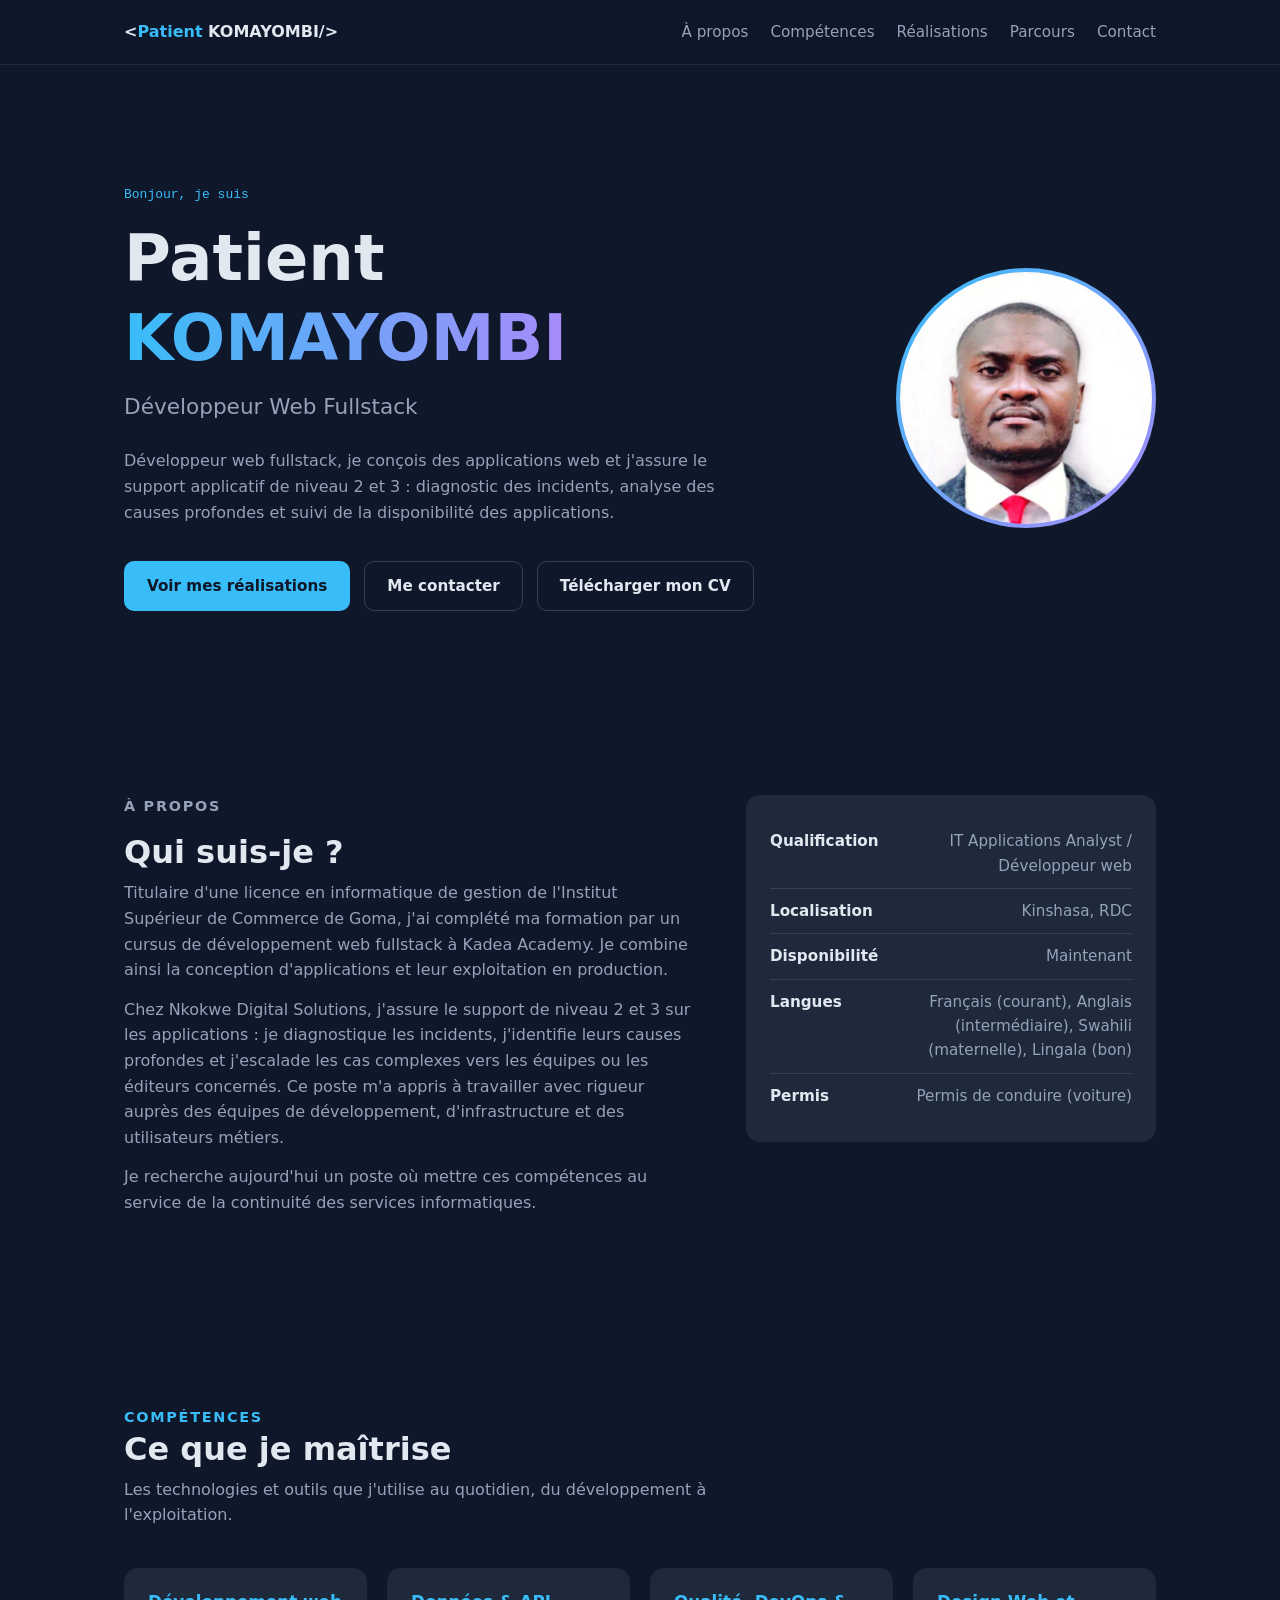
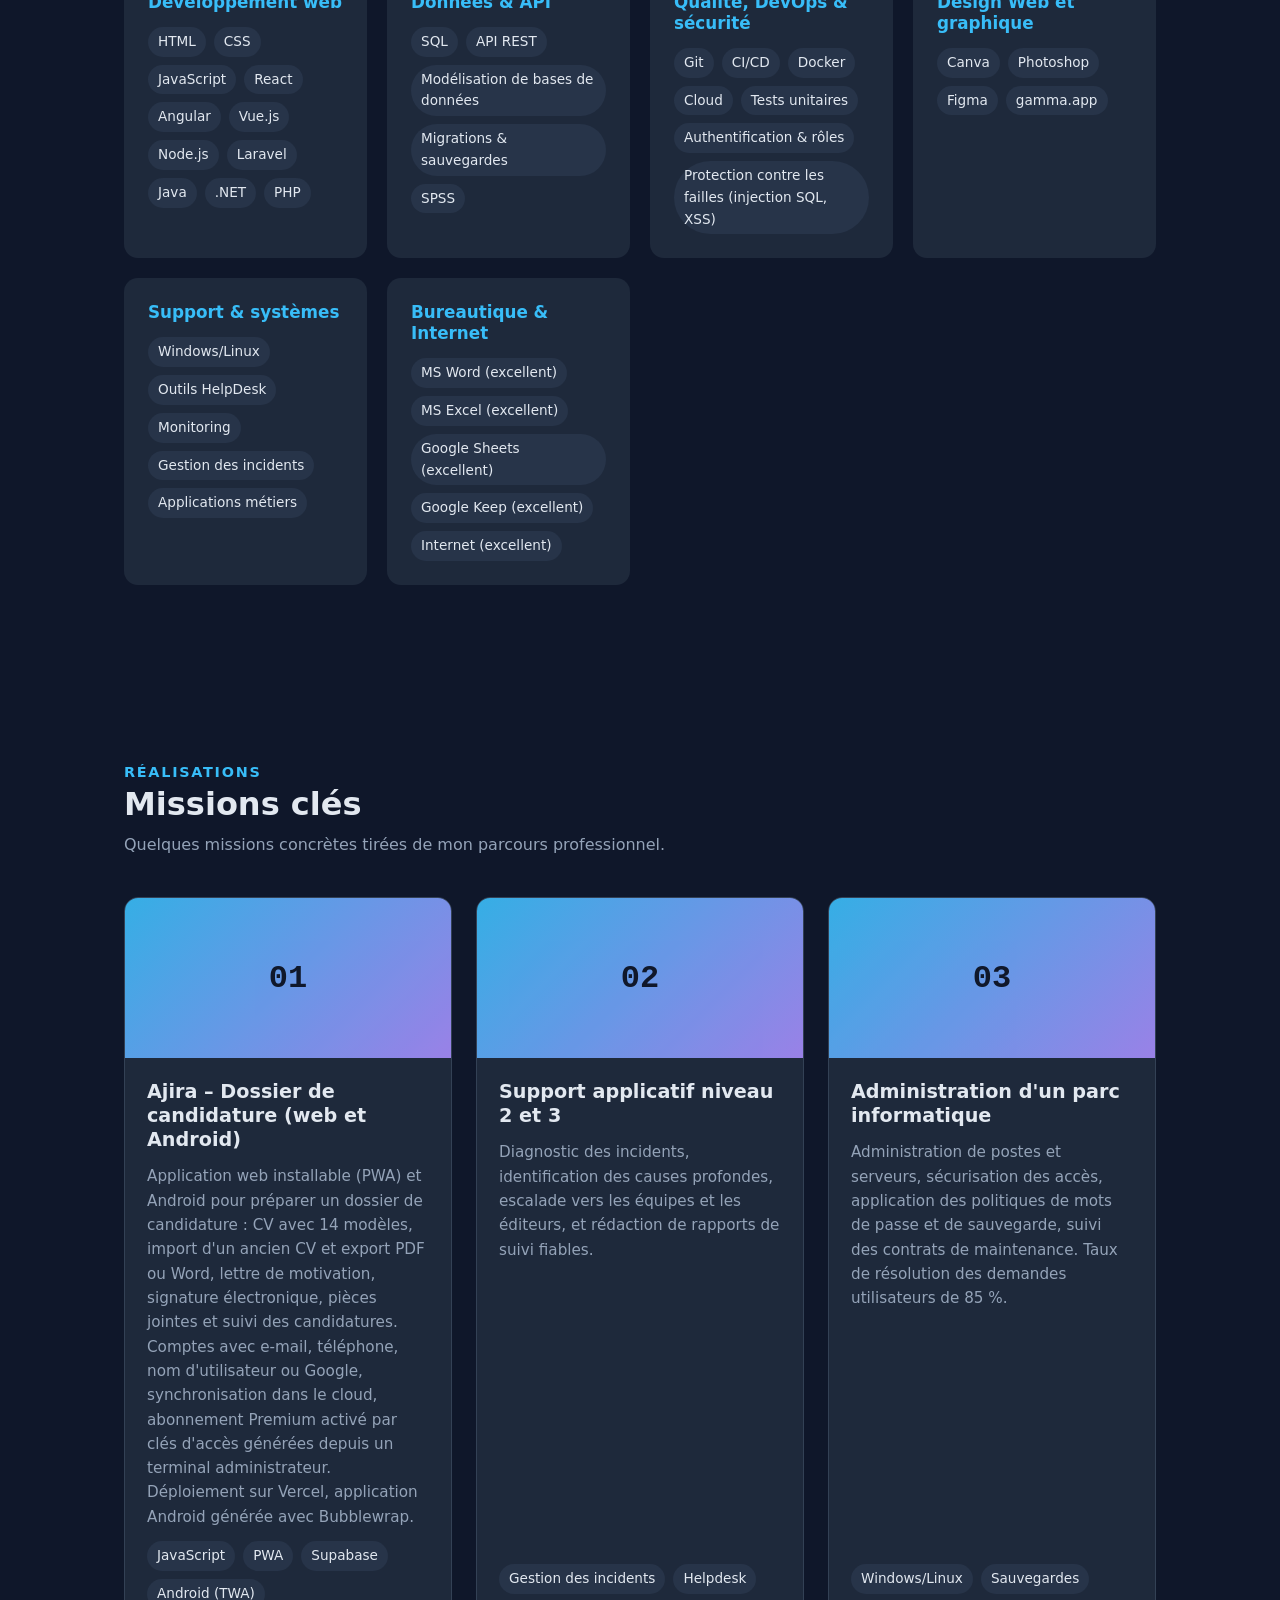
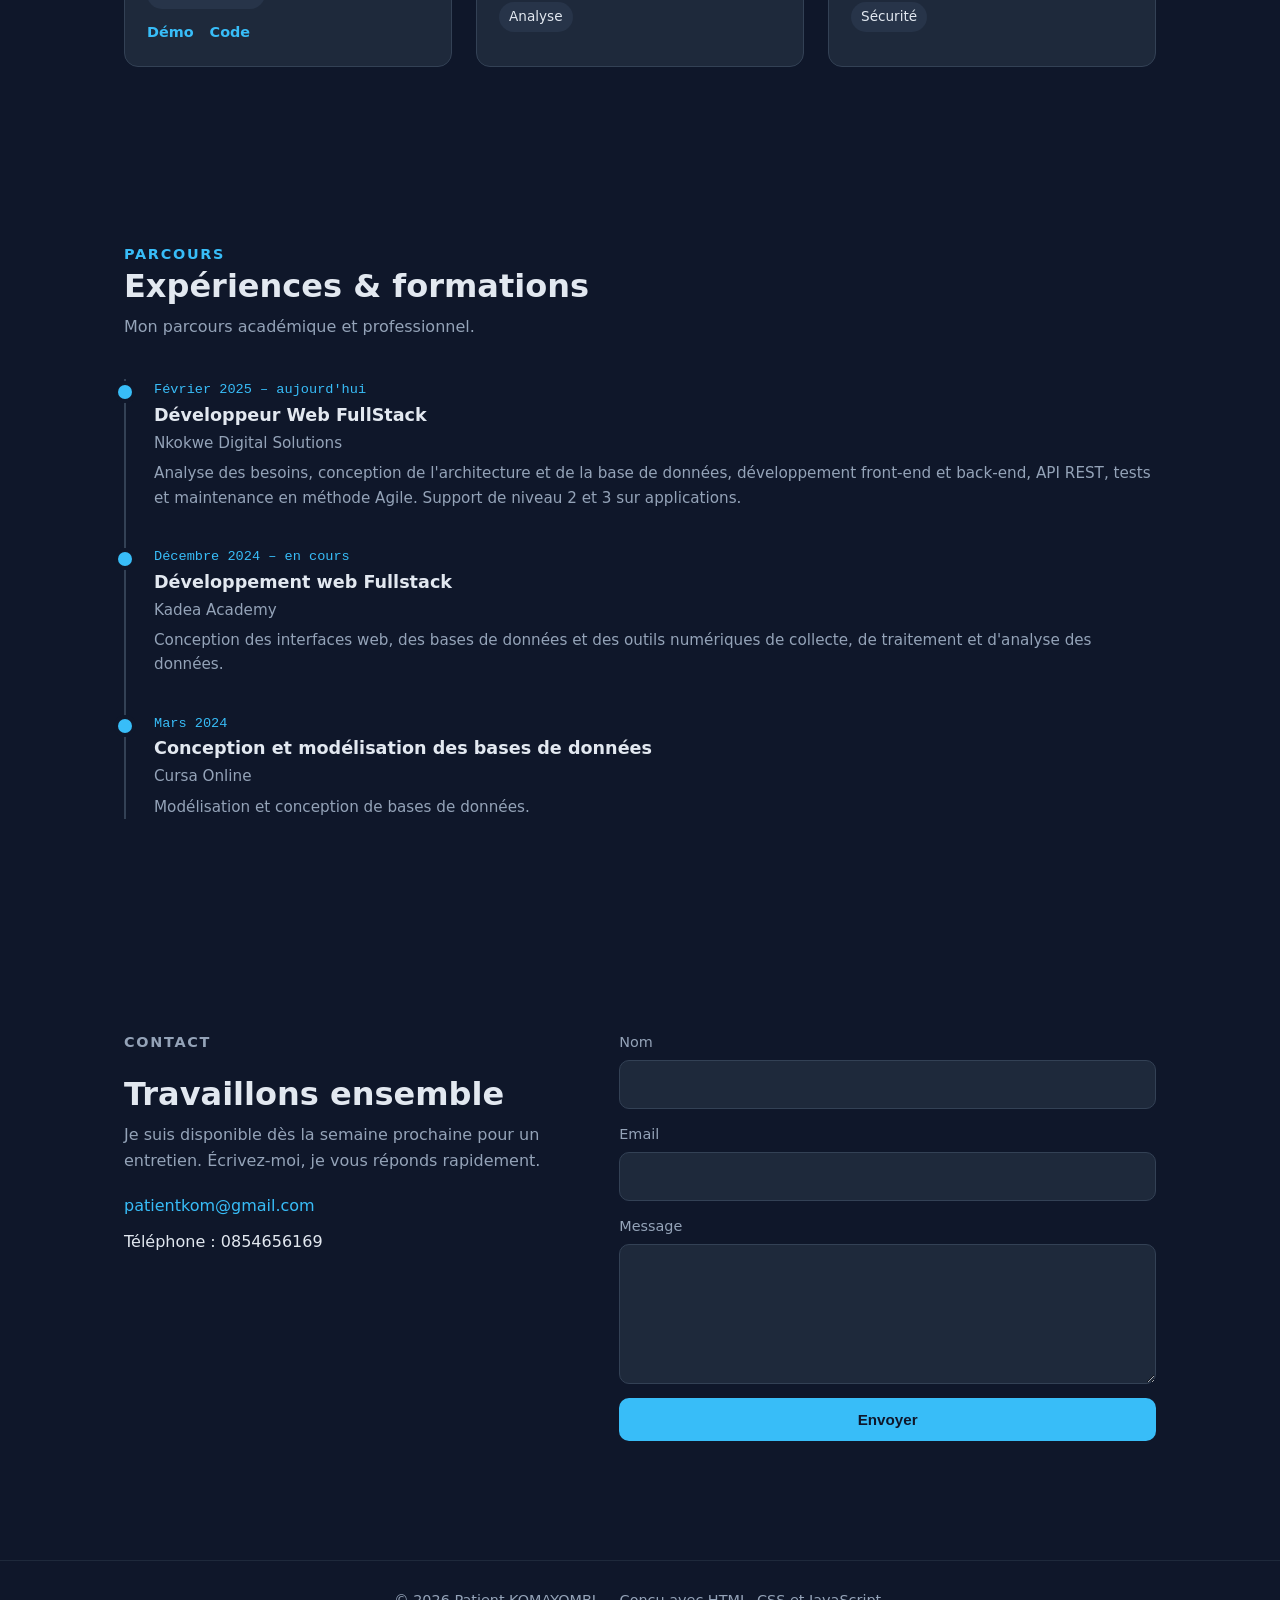
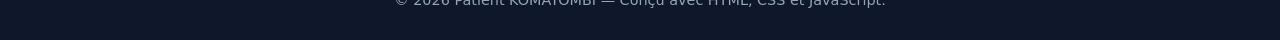
<file: index.html>
<!DOCTYPE html>
<html lang="fr">
<head>
  <meta charset="UTF-8">
  <meta name="viewport" content="width=device-width, initial-scale=1.0">
  <title>Portfolio - Patient Komayombi</title>
  <link rel="stylesheet" href="style.css">
</head>
<body>

<header class="nav">
  <div class="container nav-inner">
    <a class="logo" id="logo" href="#accueil"></a>
    <button class="menu-btn" aria-label="Ouvrir le menu" aria-expanded="false" id="menuBtn">☰</button>
    <nav id="mainNav">
      <ul id="navList"></ul>
    </nav>
  </div>
</header>

<main>
  <!-- Accueil -->
  <section class="hero" id="accueil">
    <div class="container hero-grid">
      <div class="hero-text">
        <p class="greeting" id="heroGreeting"></p>
        <h1 id="heroName"></h1>
        <p class="role" id="heroRole"></p>
        <p class="intro" id="heroIntro"></p>
        <div class="btn-row" id="heroButtons"></div>
      </div>
      <div class="hero-photo" id="heroPhoto"></div>
    </div>
  </section>

  <!-- À propos -->
  <section id="a-propos">
    <div class="container about-grid reveal">
      <div>
        <p class="eyebrow" id="aboutEyebrow"></p>
        <h2 id="aboutTitle"></h2>
        <div id="aboutParagraphs"></div>
      </div>
      <ul class="facts" id="aboutFacts"></ul>
    </div>
  </section>

  <!-- Compétences -->
  <section id="competences">
    <div class="container reveal">
      <p class="eyebrow" id="skillsEyebrow"></p>
      <h2 id="skillsTitle"></h2>
      <p class="lead" id="skillsLead"></p>
      <div class="skills-grid" id="skillsGrid"></div>
    </div>
  </section>

  <!-- Projets -->
  <section id="projets">
    <div class="container reveal">
      <p class="eyebrow" id="projectsEyebrow"></p>
      <h2 id="projectsTitle"></h2>
      <p class="lead" id="projectsLead"></p>
      <div class="projects-grid" id="projectsGrid"></div>
    </div>
  </section>

  <!-- Parcours -->
  <section id="parcours">
    <div class="container reveal">
      <p class="eyebrow" id="timelineEyebrow"></p>
      <h2 id="timelineTitle"></h2>
      <p class="lead" id="timelineLead"></p>
      <div class="timeline" id="timelineList"></div>
    </div>
  </section>

  <!-- Contact -->
  <section id="contact">
    <div class="container contact-grid reveal">
      <div class="contact-info">
        <p class="eyebrow" id="contactEyebrow"></p>
        <h2 id="contactTitle"></h2>
        <p id="contactLead"></p>
        <div id="contactLinks"></div>
      </div>
      <form id="contactForm" novalidate>
        <label>Nom
          <input type="text" name="name" required autocomplete="name">
        </label>
        <label>Email
          <input type="email" name="email" required autocomplete="email">
        </label>
        <label>Message
          <textarea name="message" required></textarea>
        </label>
        <button class="btn primary" type="submit">Envoyer</button>
        <p class="form-msg" id="formMsg" role="status"></p>
      </form>
    </div>
  </section>
</main>

<footer>
  <div class="container">
    <p id="footerText"></p>
  </div>
</footer>

<!-- Terminal d'administration (ouvrir / fermer : Ctrl + Shift + A) -->
<div class="terminal hidden" id="terminal" aria-label="Terminal d'administration">
  <div class="term-head">
    <span>admin — portfolio</span>
    <span class="term-actions">
      <button type="button" id="photoBtn">Photo</button>
      <button type="button" id="termClose">Fermer</button>
    </span>
  </div>
  <div class="term-out" id="termOut" aria-live="polite"></div>
  <form class="term-input" id="termForm" autocomplete="off">
    <span class="prompt" id="termPrompt">visiteur@portfolio:~$</span>
    <input id="termIn" type="text" spellcheck="false" aria-label="Commande">
  </form>
</div>
<input type="file" id="photoInput" accept="image/*" hidden>

<script src="script.js"></script>
</body>
</html>
</file>
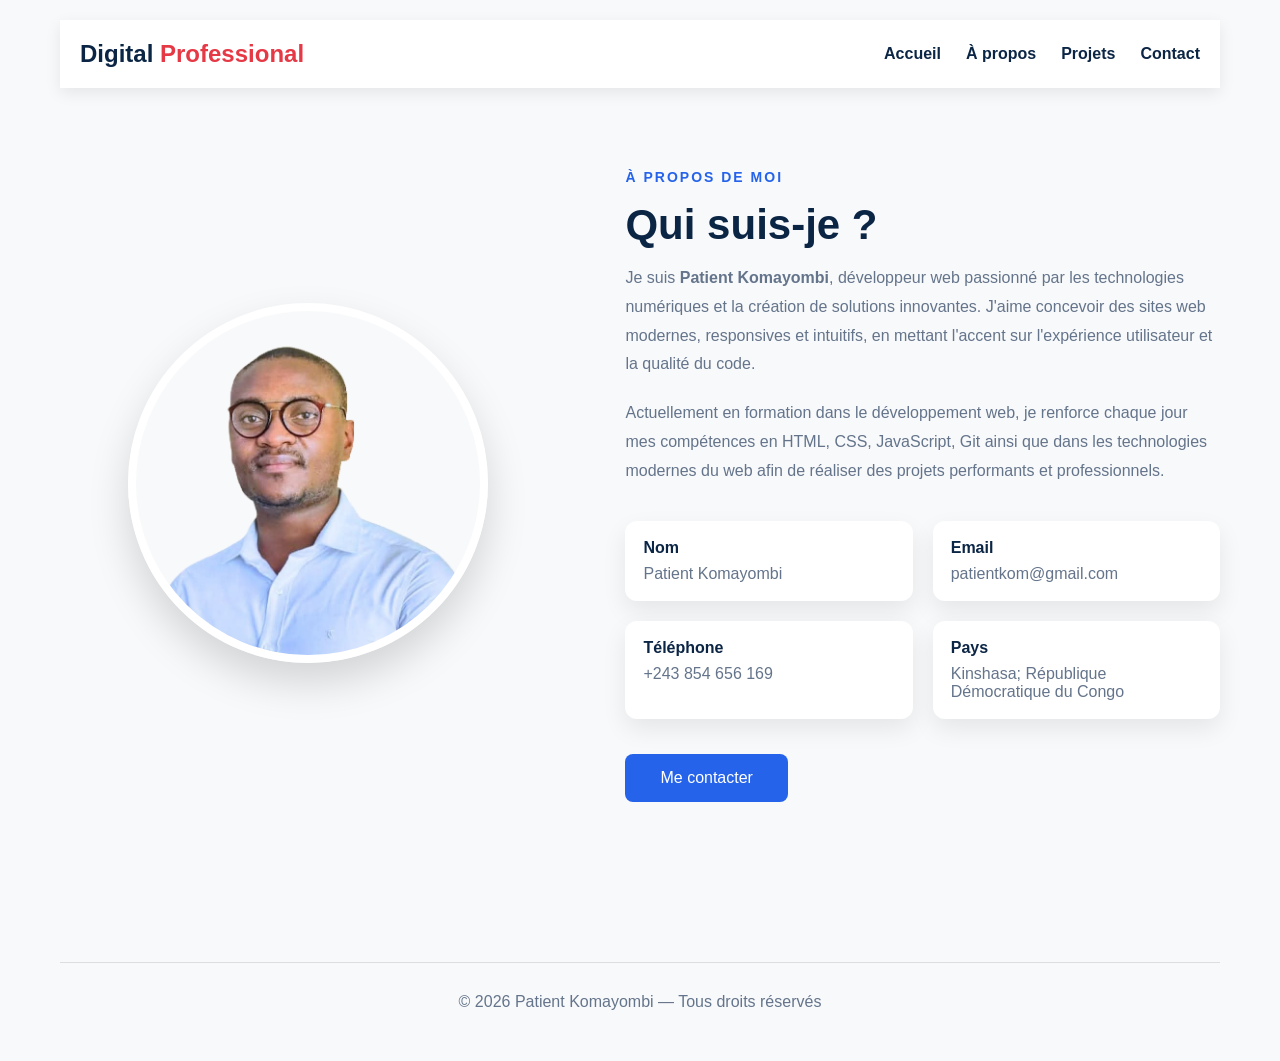
<file: about.html>
<!DOCTYPE html>
<html lang="en">
<head>
    <meta charset="UTF-8">
    <meta name="viewport" content="width=device-width, initial-scale=1.0">
    <title>Document</title>
    <link rel="stylesheet" href="CSS/style.css">
</head>
<body>
    <body>
  <header class="headercontainer">
<h2 class="logo">Digital <span>Professional</span></h2>
<nav class="Navigation">
<a href="./index.html">Accueil</a>
<a href="#">À propos</a>
<a href="./mesprojets.html">Projets</a>
<a href="./contact.html">Contact</a>
</nav>
</header>
    <main>
        <section class="about">

    <div class="about-image">

        <img src="./img/Profil_vrai.png" alt="Patient Komayombi">

    </div>

    <div class="about-content">

        <span class="section-title">À PROPOS DE MOI</span>

        <h2>Qui suis-je ?</h2>

        <p>
            Je suis <strong>Patient Komayombi</strong>, développeur web passionné par
            les technologies numériques et la création de solutions innovantes.
            J'aime concevoir des sites web modernes, responsives et intuitifs,
            en mettant l'accent sur l'expérience utilisateur et la qualité du code.
        </p>

        <p>
            Actuellement en formation dans le développement web, je renforce
            chaque jour mes compétences en HTML, CSS, JavaScript, Git ainsi que
            dans les technologies modernes du web afin de réaliser des projets
            performants et professionnels.
        </p>

        <div class="about-info">

            <div>
                <h4>Nom</h4>
                <span>Patient Komayombi</span>
            </div>

            <div>
                <h4>Email</h4>
                <span>patientkom@gmail.com</span>
            </div>

            <div>
                <h4>Téléphone</h4>
                <span>+243 854 656 169</span>
            </div>

            <div>
                <h4>Pays</h4>
                <span>Kinshasa; République Démocratique du Congo</span>
            </div>

        </div>

        <a href="./contact.html" class="about-btn">

            Me contacter

        </a>

    </div>

</section>
    </main>
<footer>
    © 2026 Patient Komayombi — Tous droits réservés
</footer>

</body>
</html>
</file>
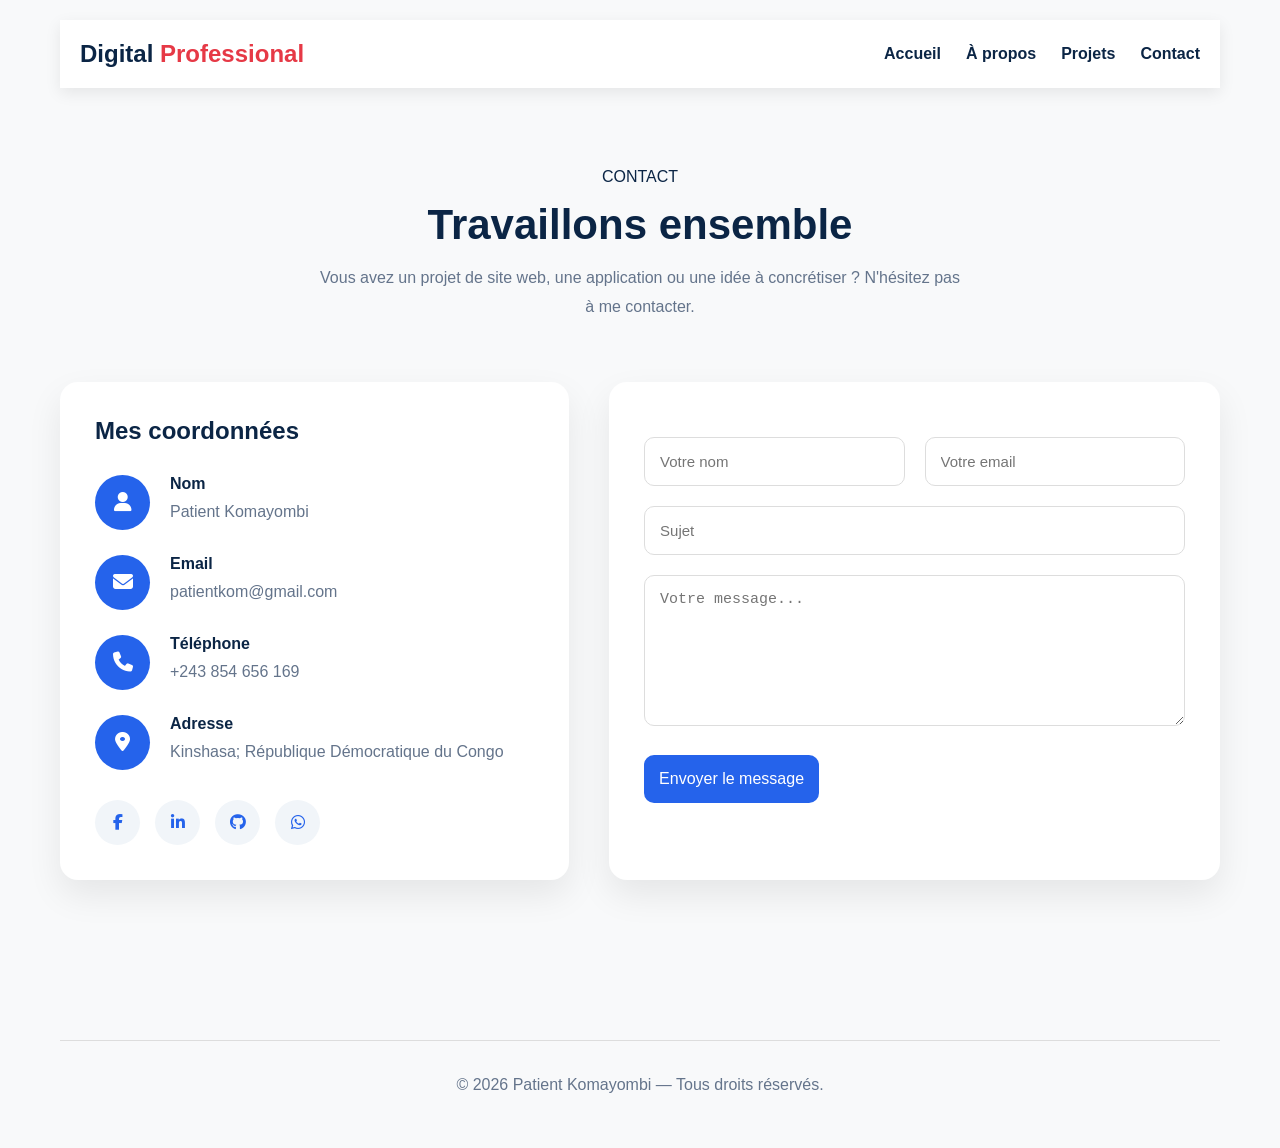
<file: contact.html>
<!DOCTYPE html>
<html lang="en">
<head>
    <!DOCTYPE html>
<html lang="fr">

<head>

    <meta charset="UTF-8">

    <meta name="viewport" content="width=device-width, initial-scale=1.0">

    <title>Contact | Patient Komayombi</title>

    <link rel="stylesheet" href="./CSS/style.css">

    <link rel="stylesheet"
        href="https://cdnjs.cloudflare.com/ajax/libs/font-awesome/6.7.1/css/all.min.css">

</head>

<body>

<header>

    <div class="headercontainer">

        <h2 class="logo">
            Digital <span>Professional</span>
        </h2>

        <nav class="Navigation">

            <a href="index.html">Accueil</a>

            <a href="about.html">À propos</a>

            <a href="mesprojets.html">Projets</a>

            <a href="contact.html" class="active">Contact</a>

        </nav>

    </div>

</header>

<main>

<section class="contact-section">

<div class="contact-title">

<span class="INDIC">CONTACT</span>

<h1>Travaillons ensemble</h1>

<p>

Vous avez un projet de site web, une application ou une idée à concrétiser ?

N'hésitez pas à me contacter.

</p>

</div>

<div class="contact-container">

<div class="contact-info">

<h2>Mes coordonnées</h2>

<div class="info">

<i class="fas fa-user"></i>

<div>

<h4>Nom</h4>

<p>Patient Komayombi</p>

</div>

</div>

<div class="info">

<i class="fas fa-envelope"></i>

<div>

<h4>Email</h4>

<p>patientkom@gmail.com</p>

</div>

</div>

<div class="info">

<i class="fas fa-phone"></i>

<div>

<h4>Téléphone</h4>

<p>+243 854 656 169</p>

</div>

</div>

<div class="info">

<i class="fas fa-location-dot"></i>

<div>

<h4>Adresse</h4>

<p>Kinshasa; République Démocratique du Congo</p>

</div>

</div>

<div class="social-icons">

<a href="#"><i class="fab fa-facebook-f"></i></a>

<a href="#"><i class="fab fa-linkedin-in"></i></a>

<a href="#"><i class="fab fa-github"></i></a>

<a href="#"><i class="fab fa-whatsapp"></i></a>

</div>

</div>

<div class="contact-form">

<form>

<div class="input-group">

<input type="text" placeholder="Votre nom" required>

<input type="email" placeholder="Votre email" required>

</div>

<input type="text" placeholder="Sujet">

<textarea rows="7" placeholder="Votre message..." required></textarea>

<button type="submit">
<form action="contact.php" method="POST"></form>

Envoyer le message

</button>

</form>

</div>

</div>

</section>

</main>

<footer>

<p>

© 2026 Patient Komayombi — Tous droits réservés.

</p>

</footer>

</body>

</html>
</file>
<file: style.css>
:root {
  --bg: #0f172a;
  --surface: #1e293b;
  --surface-2: #273449;
  --text: #e2e8f0;
  --muted: #94a3b8;
  --accent: #38bdf8;
  --accent-2: #a78bfa;
  --radius: 14px;
  --max: 1080px;
  --term-h: 340px;
}

* { box-sizing: border-box; margin: 0; padding: 0; }
html { scroll-behavior: smooth; }
body {
  font-family: system-ui, -apple-system, "Segoe UI", Roboto, sans-serif;
  background: var(--bg);
  color: var(--text);
  line-height: 1.6;
}
body.term-open { padding-bottom: var(--term-h); }
a { color: var(--accent); text-decoration: none; }
a:hover { text-decoration: underline; }
.container { max-width: var(--max); margin: 0 auto; padding: 0 24px; }
section { padding: 88px 0; }
h1, h2, h3 { line-height: 1.25; }
h2 { font-size: 2rem; margin-bottom: 8px; }
.eyebrow { color: var(--accent); font-size: .9rem; text-transform: uppercase; letter-spacing: .12em; font-weight: 600; }
.lead { color: var(--muted); margin-bottom: 40px; max-width: 640px; }
.hidden { display: none !important; }

/* Nav */
header.nav {
  position: sticky; top: 0; z-index: 10;
  background: rgba(15, 23, 42, .85);
  backdrop-filter: blur(10px);
  border-bottom: 1px solid #1e293b;
}
.nav-inner { display: flex; align-items: center; justify-content: space-between; height: 64px; }
.logo { font-weight: 700; color: var(--text); }
.logo:hover { text-decoration: none; }
.logo span { color: var(--accent); }
nav ul { display: flex; gap: 22px; list-style: none; }
nav a { color: var(--muted); font-size: .95rem; }
nav a:hover { color: var(--text); text-decoration: none; }
.menu-btn { display: none; background: none; border: 1px solid #334155; color: var(--text); border-radius: 8px; padding: 6px 10px; cursor: pointer; }

/* Hero */
.hero { padding: 120px 0 96px; }
.hero-grid { display: grid; grid-template-columns: 1fr auto; gap: 56px; align-items: center; }
.hero .greeting { color: var(--accent); font-family: monospace; margin-bottom: 12px; }
.hero h1 { font-size: clamp(2.4rem, 6vw, 4rem); margin-bottom: 12px; }
.hero h1 em { font-style: normal; background: linear-gradient(90deg, var(--accent), var(--accent-2)); -webkit-background-clip: text; background-clip: text; color: transparent; }
.hero .role { font-size: 1.35rem; color: var(--muted); margin-bottom: 24px; }
.hero .intro { max-width: 620px; color: var(--muted); margin-bottom: 36px; }
.btn-row { display: flex; gap: 14px; flex-wrap: wrap; }
.btn {
  display: inline-block; padding: 12px 22px; border-radius: 10px;
  font-weight: 600; font-size: .95rem; border: 1px solid transparent; cursor: pointer;
}
.btn.primary { background: var(--accent); color: #0f172a; }
.btn.primary:hover { text-decoration: none; filter: brightness(1.08); }
.btn.ghost { border-color: #334155; color: var(--text); background: transparent; }
.btn.ghost:hover { text-decoration: none; border-color: var(--accent); }

/* Photo de profil */
.hero-photo {
  width: 260px; height: 260px; flex-shrink: 0;
  border-radius: 50%; padding: 4px;
  background: linear-gradient(135deg, var(--accent), var(--accent-2));
}
.hero-photo > * {
  width: 100%; height: 100%; border-radius: 50%;
  display: flex; align-items: center; justify-content: center;
}
.hero-photo img { object-fit: cover; display: block; }
.hero-photo span { background: var(--surface); font-size: 3.5rem; font-weight: 700; color: var(--accent); }

/* About */
.about-grid { display: grid; grid-template-columns: 1.4fr 1fr; gap: 48px; align-items: start; }
.about-grid p { color: var(--muted); margin-bottom: 14px; }
.facts { background: var(--surface); border-radius: var(--radius); padding: 24px; list-style: none; }
.facts li { display: flex; justify-content: space-between; gap: 16px; padding: 10px 0; border-bottom: 1px solid #334155; font-size: .95rem; }
.facts li:last-child { border-bottom: none; }
.facts strong { color: var(--text); }
.facts span { color: var(--muted); text-align: right; }

/* Skills */
.skills-grid { display: grid; grid-template-columns: repeat(auto-fit, minmax(240px, 1fr)); gap: 20px; }
.skill-card { background: var(--surface); border-radius: var(--radius); padding: 24px; }
.skill-card h3 { font-size: 1.05rem; margin-bottom: 14px; color: var(--accent); }
.tags { display: flex; flex-wrap: wrap; gap: 8px; }
.tag { background: var(--surface-2); color: var(--text); font-size: .85rem; padding: 4px 10px; border-radius: 999px; }

/* Projects */
.projects-grid { display: grid; grid-template-columns: repeat(auto-fit, minmax(300px, 1fr)); gap: 24px; }
.project {
  background: var(--surface); border-radius: var(--radius); overflow: hidden;
  display: flex; flex-direction: column; border: 1px solid #334155;
  transition: transform .2s, border-color .2s;
}
.project:hover { transform: translateY(-4px); border-color: var(--accent); }
.project-thumb {
  height: 160px;
  background: linear-gradient(135deg, var(--accent), var(--accent-2));
  display: flex; align-items: center; justify-content: center;
  font-family: monospace; font-size: 2rem; font-weight: 700; color: #0f172a; opacity: .9;
}
.project-body { padding: 22px; display: flex; flex-direction: column; gap: 12px; flex: 1; }
.project-body h3 { font-size: 1.2rem; }
.project-body p { color: var(--muted); font-size: .95rem; flex: 1; }
.project-links { display: flex; gap: 16px; font-size: .9rem; font-weight: 600; }

/* Timeline */
.timeline { position: relative; padding-left: 28px; border-left: 2px solid #334155; }
.timeline-item { position: relative; margin-bottom: 36px; }
.timeline-item::before {
  content: ""; position: absolute; left: -36px; top: 6px;
  width: 14px; height: 14px; border-radius: 50%; background: var(--accent);
  box-shadow: 0 0 0 4px var(--bg);
}
.timeline-item .date { font-size: .85rem; color: var(--accent); font-family: monospace; }
.timeline-item h3 { font-size: 1.1rem; margin: 4px 0; }
.timeline-item .org { color: var(--muted); font-size: .95rem; margin-bottom: 6px; }
.timeline-item p { color: var(--muted); font-size: .95rem; }

/* Contact */
.contact-grid { display: grid; grid-template-columns: 1fr 1.2fr; gap: 48px; }
.contact-info > p { color: var(--muted); margin-bottom: 20px; }
.contact-info a { display: block; margin-bottom: 10px; }
form { display: flex; flex-direction: column; gap: 14px; }
label { font-size: .9rem; color: var(--muted); display: flex; flex-direction: column; gap: 6px; }
input, textarea {
  background: var(--surface); border: 1px solid #334155; color: var(--text);
  padding: 12px 14px; border-radius: 10px; font: inherit;
}
input:focus, textarea:focus { outline: 2px solid var(--accent); border-color: transparent; }
textarea { min-height: 140px; resize: vertical; }
.form-msg { font-size: .9rem; color: var(--accent); min-height: 1.2em; }

footer { border-top: 1px solid #1e293b; padding: 28px 0; color: var(--muted); font-size: .9rem; text-align: center; }

/* Reveal animation */
.reveal { opacity: 0; transform: translateY(20px); transition: opacity .6s ease, transform .6s ease; }
.reveal.visible { opacity: 1; transform: none; }
@media (prefers-reduced-motion: reduce) {
  .reveal { opacity: 1; transform: none; transition: none; }
  html { scroll-behavior: auto; }
}

/* Terminal d'administration */
.terminal {
  position: fixed; left: 0; right: 0; bottom: 0; z-index: 50;
  height: var(--term-h);
  display: flex; flex-direction: column;
  background: #020617; border-top: 1px solid #334155;
  box-shadow: 0 -10px 30px rgba(0, 0, 0, .4);
  font-family: ui-monospace, Menlo, Consolas, monospace; font-size: .85rem;
}
.terminal.hidden { display: none; }
.term-head {
  display: flex; justify-content: space-between; align-items: center; gap: 8px;
  padding: 6px 12px; background: #0f172a; color: var(--muted);
}
.term-actions { display: flex; gap: 8px; }
.term-head button {
  background: none; border: 1px solid #334155; color: var(--text);
  border-radius: 6px; padding: 2px 10px; cursor: pointer; font: inherit;
}
.term-head button:hover { border-color: var(--accent); }
.term-out {
  flex: 1; overflow-y: auto; padding: 10px 14px;
  color: #cbd5e1; white-space: pre-wrap; word-break: break-word;
}
.term-out .ok { color: #4ade80; }
.term-out .err { color: #f87171; }
.term-out .cmd { color: var(--accent); }
.term-input { flex-direction: row; align-items: center; gap: 8px; padding: 8px 14px; border-top: 1px solid #1e293b; }
.term-input .prompt { color: #4ade80; white-space: nowrap; }
.term-input input {
  flex: 1; min-width: 0; background: transparent; border: none; color: var(--text);
  padding: 0; font: inherit; border-radius: 0;
}
.term-input input:focus { outline: none; }

/* Responsive */
@media (max-width: 800px) {
  .about-grid, .contact-grid { grid-template-columns: 1fr; gap: 32px; }
  .hero-grid { grid-template-columns: 1fr; gap: 36px; }
  .hero-photo { order: -1; width: 200px; height: 200px; margin: 0 auto; }
  section { padding: 64px 0; }
  .menu-btn { display: block; }
  nav { display: none; width: 100%; }
  nav.open { display: block; position: absolute; top: 64px; left: 0; right: 0; background: var(--bg); border-bottom: 1px solid #1e293b; }
  nav.open ul { flex-direction: column; gap: 0; padding: 12px 24px; }
  nav.open li a { display: block; padding: 10px 0; }
  .nav-inner { flex-wrap: wrap; }
  :root { --term-h: 280px; }
}
</file>
<file: CSS/style.css>
:root{
 --primary:#e63946;
 --secondary:#39b2e6;
 --dark:#0b2545;
 --light:#fff;
 --bg:#f8f9fa;
 --text:#64748b;
}
*{margin:0;padding:0;box-sizing:border-box}
html{scroll-behavior:smooth}
body{
font-family:Arial,sans-serif;
background:var(--bg);
color:var(--dark);
max-width:1200px;
margin:auto;
padding:20px;
}
.headercontainer{
position:sticky;top:0;
display:flex;
justify-content:space-between;
align-items:center;
padding:20px;
background:#fff;
box-shadow:0 5px 15px rgba(0,0,0,.08);
}
.logo span{color:var(--primary)}
.Navigation{display:flex;gap:25px}
.Navigation a{text-decoration:none;color:var(--dark);font-weight:600}
.Navigation a:hover{color:var(--primary)}
.hero{
    display:flex;
    justify-content:space-between;
    align-items:center;
    gap:50px;
    min-height:80vh;
}
.status{
    display:inline-flex;
    align-items:center;
    gap:10px;
    padding:8px 18px;
    border-radius:30px;
    background:#fff;
    border:1px solid #ddd;
    margin-bottom:20px;
}
.dot{width:10px;height:10px;border-radius:50%;background:#22c55e}
    h1{font-size:3rem;margin-bottom:15px}
    .name{
    background:linear-gradient(90deg,var(--primary),var(--secondary));
    -webkit-background-clip:text;
    color:transparent;
}
p{color:var(--text);line-height:1.7}
.buttons{margin-top:30px;display:flex;gap:15px}
.btn{
    padding:14px 24px;
    background:var(--primary);
    color:#fff;
    text-decoration:none;
    border-radius:8px;
    transition:.3s;
}
.secondary{background:#fff;color:var(--dark);border:2px solid var(--dark)}
.btn:hover{transform:translateY(-4px)}
#photoprofil{
    width:380px;height:380px;
    border-radius:50%;
    object-fit:cover;
    border:8px solid #fff;
    box-shadow:0 20px 40px rgba(0,0,0,.15)
}

.stats{
    display:flex;
    justify-content:space-around;
    margin:80px 0;
    text-align:center;
}
.stats h2{font-size:2.5rem;color:var(--primary)}
footer{
    margin-top:80px;
    text-align:center;
    padding:30px;
    border-top:1px solid #ddd;
    color:var(--text)
}
.projets-section{
    padding:80px 0;
}

.projets-section h2{
    text-align:center;
    font-size:2.5rem;
    margin:15px 0;
    color:#0b2545;
}

.description{
    text-align:center;
    max-width:700px;
    margin:0 auto 50px;
    color:#64748b;
}

.projects-grid{
    display:grid;
    grid-template-columns:repeat(auto-fit,minmax(320px,1fr));
    gap:30px;
}

.project-card{
    background:#fff;
    border-radius:18px;
    overflow:hidden;
    box-shadow:0 10px 30px rgba(0,0,0,.08);
    transition:.35s;
}

.project-card:hover{
    transform:translateY(-10px);
    box-shadow:0 20px 40px rgba(0,0,0,.15);
}

.project-image{
    height:230px;
    overflow:hidden;
}

.project-image img{
    width:100%;
    height:100%;
    object-fit:cover;
    transition:.4s;
}

.project-card:hover img{
    transform:scale(1.08);
}

.project-content{
    padding:25px;
}

.project-content h3{
    margin-bottom:15px;
    color:#0b2545;
}

.project-content p{
    color:#64748b;
    margin-bottom:20px;
    line-height:1.7;
}

.project-tags{
    display:flex;
    flex-wrap:wrap;
    gap:10px;
    margin-bottom:25px;
}

.project-tags span{
    background:#eef4ff;
    color:#2563eb;
    padding:7px 14px;
    border-radius:20px;
    font-size:.85rem;
    font-weight:600;
}

.project-buttons{
    display:flex;
    gap:15px;
}

.project-buttons a{
    flex:1;
    text-align:center;
    padding:12px;
    text-decoration:none;
    border-radius:8px;
    font-weight:600;
    transition:.3s;
}

.project-buttons a:first-child{
    background:#2563eb;
    color:#fff;
}

.project-buttons a:last-child{
    border:2px solid #2563eb;
    color:#2563eb;
}

.project-buttons a:hover{
    transform:translateY(-3px);
}
@media(max-width:768px){
.hero{flex-direction:column-reverse;text-align:center}
.Navigation{flex-wrap:wrap;justify-content:center}
#photoprofil{width:250px;height:250px}
.stats{flex-direction:column;gap:30px}
}
/* ========================= */
/* CONTACT */
/* ========================= */

.contact-section{

padding:80px 0;

}

.contact-title{

text-align:center;

margin-bottom:60px;

}

.contact-title h1{
    font-size:42px;
    margin:15px 0;
    color:#0b2545;

}

.contact-title p{
    max-width:650px;
    margin:auto;
    color:#64748b;
    line-height:1.8;

}

.contact-container{
    display:grid;
    grid-template-columns:1fr 1.2fr;
    gap:40px;
    margin-top:50px;

}

.contact-info{
    background:#fff;
    padding:35px;
    border-radius:18px;
    box-shadow:0 15px 35px rgba(0,0,0,.08);

}

.contact-info h2{
    margin-bottom:30px;

}
.info{
    display:flex;
    gap:20px;
    margin-bottom:25px;
    align-items:flex-start;

}

.info i{

    width:55px;
    height:55px;
    background:#2563eb;
    color:#fff;
    display:flex;
    justify-content:center;
    align-items:center;
    border-radius:50%;
    font-size:20px;

}

.info h4{

    margin-bottom:5px;
    color:#0b2545;

}

.info p{
color:#64748b;
}

.social-icons{

    display:flex;
    gap:15px;
    margin-top:30px;

}

.social-icons a{

width:45px;

height:45px;

display:flex;

justify-content:center;

align-items:center;

background:#f1f5f9;

border-radius:50%;

text-decoration:none;

color:#2563eb;

transition:.3s;

}

.social-icons a:hover{

background:#2563eb;

color:#fff;

}

.contact-form{

background:#fff;

padding:35px;

border-radius:18px;

box-shadow:0 15px 35px rgba(0,0,0,.08);

}

.input-group{

display:grid;

grid-template-columns:1fr 1fr;

gap:20px;

}

.contact-form input,

.contact-form textarea{

width:100%;

padding:15px;

margin-top:20px;

border:1px solid #ddd;

border-radius:10px;

font-size:15px;

outline:none;

transition:.3s;

}

.contact-form input:focus,

.contact-form textarea:focus{

border-color:#2563eb;

}

.contact-form button{

margin-top:25px;

background:#2563eb;

color:#fff;

padding:15px;

border:none;

border-radius:10px;

font-size:16px;

cursor:pointer;

transition:.3s;

}

.contact-form button:hover{

background:#1e40af;

}

@media(max-width:900px){

.contact-container{

grid-template-columns:1fr;

}

.input-group{

grid-template-columns:1fr;

}

}
/* =======================
   A PROPOS
========================== */

.about{

    display:flex;

    justify-content:space-between;

    align-items:center;

    gap:70px;

    padding:80px 0;

}

.about-image{

    flex:1;

    text-align:center;

}

.about-image img{

    width:360px;

    height:360px;

    object-fit:cover;

    border-radius:50%;

    border:8px solid #fff;

    box-shadow:0 20px 40px rgba(0,0,0,.15);

    transition:.4s;

}

.about-image img:hover{

    transform:scale(1.05);

}

.about-content{

    flex:1.2;

}

.section-title{

    color:#2563eb;

    font-size:14px;

    font-weight:700;

    letter-spacing:2px;

}

.about-content h2{

    font-size:42px;

    margin:15px 0;

    color:#0b2545;

}

.about-content p{

    color:#64748b;

    line-height:1.8;

    margin-bottom:20px;

}

.about-info{

    display:grid;

    grid-template-columns:repeat(2,1fr);

    gap:20px;

    margin:35px 0;

}

.about-info div{

    background:#fff;

    padding:18px;

    border-radius:12px;

    box-shadow:0 10px 25px rgba(0,0,0,.08);

}

.about-info h4{

    margin-bottom:8px;

    color:#0b2545;

}

.about-info span{

    color:#64748b;

}

.about-btn{

    display:inline-block;

    padding:15px 35px;

    background:#2563eb;

    color:#fff;

    text-decoration:none;

    border-radius:8px;

    transition:.3s;

}

.about-btn:hover{

    background:#1d4ed8;

    transform:translateY(-3px);

}

@media(max-width:900px){

.about{

    flex-direction:column;

    text-align:center;

}

.about-info{

    grid-template-columns:1fr;

}

.about-image img{

    width:260px;

    height:260px;

}

/* =======================
   A PROPOS
========================== */

.about{

    display:flex;

    justify-content:space-between;

    align-items:center;

    gap:70px;

    padding:80px 0;

}

.about-image{

    flex:1;

    text-align:center;

}

.about-image img{

    width:360px;

    height:360px;

    object-fit:cover;

    border-radius:50%;

    border:8px solid #fff;

    box-shadow:0 20px 40px rgba(0,0,0,.15);

    transition:.4s;

}

.about-image img:hover{

    transform:scale(1.05);

}

.about-content{

    flex:1.2;

}

.section-title{

    color:#2563eb;

    font-size:14px;

    font-weight:700;

    letter-spacing:2px;

}

.about-content h2{

    font-size:42px;

    margin:15px 0;

    color:#0b2545;

}

.about-content p{

    color:#64748b;

    line-height:1.8;

    margin-bottom:20px;

}

.about-info{

    display:grid;

    grid-template-columns:repeat(2,1fr);

    gap:20px;

    margin:35px 0;

}

.about-info div{

    background:#fff;

    padding:18px;

    border-radius:12px;

    box-shadow:0 10px 25px rgba(0,0,0,.08);

}

.about-info h4{

    margin-bottom:8px;

    color:#0b2545;

}

.about-info span{

    color:#64748b;

}

.about-btn{

    display:inline-block;

    padding:15px 35px;

    background:#2563eb;

    color:#fff;

    text-decoration:none;

    border-radius:8px;

    transition:.3s;

}

.about-btn:hover{

    background:#1d4ed8;

    transform:translateY(-3px);

}

@media(max-width:900px){

.about{

    flex-direction:column;

    text-align:center;

}

.about-info{

    grid-template-columns:1fr;

}

.about-image img{

    width:260px;

    height:260px;

}

/* =======================
   A PROPOS
========================== */

.about{

    display:flex;

    justify-content:space-between;

    align-items:center;

    gap:70px;

    padding:80px 0;

}

.about-image{

    flex:1;

    text-align:center;

}

.about-image img{

    width:360px;

    height:360px;

    object-fit:cover;

    border-radius:50%;

    border:8px solid #fff;

    box-shadow:0 20px 40px rgba(0,0,0,.15);

    transition:.4s;

}

.about-image img:hover{

    transform:scale(1.05);

}

.about-content{

    flex:1.2;

}

.section-title{

    color:#2563eb;

    font-size:14px;

    font-weight:700;

    letter-spacing:2px;

}

.about-content h2{

    font-size:42px;

    margin:15px 0;

    color:#0b2545;

}

.about-content p{

    color:#64748b;

    line-height:1.8;

    margin-bottom:20px;

}

.about-info{

    display:grid;

    grid-template-columns:repeat(2,1fr);

    gap:20px;

    margin:35px 0;

}

.about-info div{

    background:#fff;

    padding:18px;

    border-radius:12px;

    box-shadow:0 10px 25px rgba(0,0,0,.08);

}

.about-info h4{

    margin-bottom:8px;

    color:#0b2545;

}

.about-info span{

    color:#64748b;

}

.about-btn{

    display:inline-block;

    padding:15px 35px;

    background:#2563eb;

    color:#fff;

    text-decoration:none;

    border-radius:8px;

    transition:.3s;

}

.about-btn:hover{

    background:#1d4ed8;

    transform:translateY(-3px);

}

@media(max-width:900px){

.about{

    flex-direction:column;

    text-align:center;

}

.about-info{

    grid-template-columns:1fr;

}

.about-image img{

    width:260px;

    height:260px;

}

}
</file>
